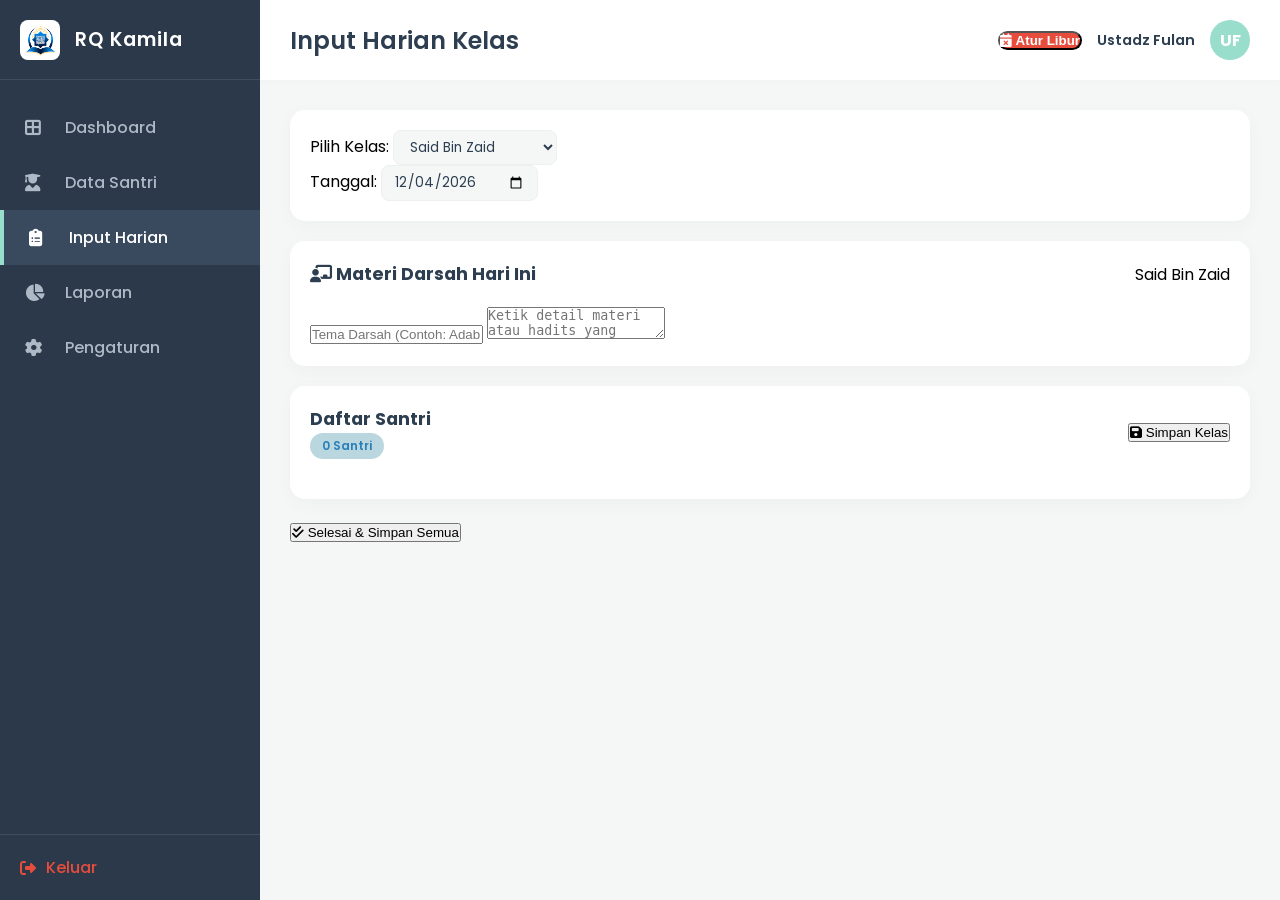
<file: presensi.html>
<!DOCTYPE html>
<html lang="id">
<head>
    <meta charset="UTF-8">
    <meta name="viewport" content="width=device-width, initial-scale=1.0, maximum-scale=1.0, user-scalable=no">
    <meta name="theme-color" content="#2b394a">
    <title>Input Harian - RQ Kamila</title>
    
    <link rel="manifest" href="manifest.json">
    <link rel="preconnect" href="https://fonts.googleapis.com">
    <link rel="preconnect" href="https://fonts.gstatic.com" crossorigin>
    <link href="https://fonts.googleapis.com/css2?family=Poppins:wght@300;400;500;600;700&display=swap" rel="stylesheet">
    <link rel="stylesheet" href="https://cdnjs.cloudflare.com/ajax/libs/font-awesome/6.4.0/css/all.min.css">
    <link rel="stylesheet" href="style.css">
</head>
<body class="admin-layout">

    <aside class="sidebar" id="sidebar">
        <div class="sidebar-brand">
            <img src="logorqkamila.png" alt="Logo" class="brand-logo">
            <span class="brand-text">RQ Kamila</span>
            <button class="close-sidebar" id="closeSidebar"><i class="fas fa-times"></i></button>
        </div>
        
        <ul class="sidebar-menu">
            <li><a href="dashboard.html"><i class="fas fa-border-all"></i> <span>Dashboard</span></a></li>
            <li><a href="data-santri.html"><i class="fas fa-user-graduate"></i> <span>Data Santri</span></a></li>
            <li class="active"><a href="presensi.html"><i class="fas fa-clipboard-list"></i> <span>Input Harian</span></a></li>
            <li><a href="laporan.html"><i class="fas fa-chart-pie"></i> <span>Laporan</span></a></li>
            <li><a href="pengaturan.html"><i class="fas fa-cog"></i> <span>Pengaturan</span></a></li>
        </ul>
        
        <div class="sidebar-bottom">
            <a href="login.html" class="logout-btn"><i class="fas fa-sign-out-alt"></i> <span>Keluar</span></a>
        </div>
    </aside>

    <main class="main-content">
        <header class="topbar">
            <div class="topbar-left">
                <button class="menu-toggle" id="menuToggle"><i class="fas fa-bars"></i></button>
                <h2 class="page-title">Input Harian Kelas</h2>
            </div>
            <div class="topbar-right" style="display: flex; align-items: center; gap: 15px;">
                <button class="btn-save-sm" onclick="document.getElementById('modalAturLibur').style.display='block'" style="background-color: #e74c3c; color: white; border-radius: 20px; font-weight: 600;">
                    <i class="fas fa-calendar-times"></i> Atur Libur
                </button>
                <div class="profile-info">
                    <span class="profile-name">Ustadz Fulan</span>
                    <div class="profile-pic">UF</div>
                </div>
            </div>
        </header>

        <div class="dashboard-wrapper">
            
            <div class="card filter-card">
                <div class="filter-group">
                    <label>Pilih Kelas:</label>
                    <select id="kelasSelect" class="filter-select">
                        <option value="said">Said Bin Zaid</option>
                        <option value="umar">Umar Bin Khattab</option>
                        <option value="utsman">Utsman Bin Affan</option>
                    </select>
                </div>
                <div class="filter-group">
                    <label>Tanggal:</label>
                    <input type="date" id="tanggalInput" class="filter-select date-input">
                </div>
            </div>

            <div class="card darsah-card">
                <div class="card-header">
                    <h4><i class="fas fa-chalkboard-teacher"></i> Materi Darsah Hari Ini</h4>
                    <span class="class-badge" id="darsahBadge">Said Bin Zaid</span>
                </div>
                <div class="darsah-input-group">
                    <input type="text" id="darsahTema" placeholder="Tema Darsah (Contoh: Adab Makan / Kisah Nabi)" class="darsah-tema">
                    <textarea id="darsahInput" placeholder="Ketik detail materi atau hadits yang diajarkan..." rows="2"></textarea>
                </div>
            </div>

            <div class="card">
                <div class="card-header header-with-action">
                    <div>
                        <h4 id="namaKelasTitle">Daftar Santri</h4>
                        <span class="student-count-pill" id="totalSantriPill">0 Santri</span>
                    </div>
                    <button class="btn-save-sm" id="btnSimpanAtas"><i class="fas fa-save"></i> Simpan Kelas</button>
                </div>
                
                <div class="presensi-list" id="presensiContainer">
                    </div>
            </div>

            <div class="save-btn-container">
                <button class="btn-save-all" id="btnSimpanBawah"><i class="fas fa-check-double"></i> Selesai & Simpan Semua</button>
            </div>

        </div>
    </main>

    <div class="sidebar-overlay" id="sidebarOverlay"></div>
    <script src="presensi.js"></script>

    <style>
        .modal-udzur { display: none; position: fixed; z-index: 9999; left: 0; top: 0; width: 100%; height: 100%; background-color: rgba(0,0,0,0.5); backdrop-filter: blur(4px); }
        .modal-udzur-content { background-color: #fff; position: absolute; top: 50%; left: 50%; transform: translate(-50%, -50%); width: 90%; max-width: 420px; border-radius: 16px; padding: 0; box-shadow: 0 10px 30px rgba(0,0,0,0.2); overflow: hidden; font-family: 'Poppins', sans-serif; }
        .modal-udzur-header { background: #fffcfc; border-bottom: 1px solid #f0f0f0; padding: 20px 25px; display: flex; justify-content: space-between; align-items: center; }
        .modal-udzur-header h3 { margin: 0; color: #e74c3c; font-size: 1.15rem; font-weight: 700; display: flex; align-items: center; gap: 10px; }
        .modal-udzur-close { font-size: 1.5rem; color: #bbb; cursor: pointer; line-height: 1; transition: 0.2s; }
        .modal-udzur-close:hover { color: #333; }
        .modal-udzur-body { padding: 25px; }
        
        .udzur-group { margin-bottom: 20px; }
        .udzur-label { display: block; font-size: 0.85rem; font-weight: 600; color: #34495e; margin-bottom: 8px; }
        .udzur-input { width: 100%; padding: 12px 15px; border: 1px solid #e1e5eb; border-radius: 8px; font-family: inherit; font-size: 0.9rem; box-sizing: border-box; background: #fafafa; color: #333; transition: 0.2s; }
        .udzur-input:focus { outline: none; border-color: #e74c3c; background: #fff; box-shadow: 0 0 0 3px rgba(231, 76, 60, 0.1); }
        
        .udzur-toggle { display: flex; background: #f1f2f6; border-radius: 8px; padding: 5px; gap: 5px; }
        .udzur-toggle label { flex: 1; text-align: center; padding: 10px; font-size: 0.85rem; font-weight: 600; color: #7f8c8d; cursor: pointer; border-radius: 6px; transition: 0.3s all ease; }
        .udzur-toggle input { display: none; }
        .udzur-toggle input:checked + label { background: white; color: #e74c3c; box-shadow: 0 2px 6px rgba(0,0,0,0.08); }
        
        .btn-simpan-udzur { width: 100%; background: #e74c3c; color: white; border: none; padding: 14px; border-radius: 8px; font-weight: 600; font-size: 0.95rem; cursor: pointer; margin-top: 10px; transition: 0.3s; }
        .btn-simpan-udzur:hover { background: #c0392b; transform: translateY(-1px); }
    </style>

    <div id="modalAturLibur" class="modal-udzur">
        <div class="modal-udzur-content">
            <div class="modal-udzur-header">
                <h3><i class="fas fa-calendar-times"></i> Atur Libur / Udzur</h3>
                <span class="modal-udzur-close" onclick="document.getElementById('modalAturLibur').style.display='none'">&times;</span>
            </div>
            
            <div class="modal-udzur-body">
                <div class="udzur-group">
                    <label class="udzur-label">Tanggal Libur</label>
                    <input type="date" id="udzurTanggal" class="udzur-input">
                </div>
                
                <div class="udzur-group">
                    <label class="udzur-label">Alasan</label>
                    <select id="udzurAlasan" class="udzur-input">
                        <option value="Ustadz Sakit">Ustadz Sakit</option>
                        <option value="Ustadz Izin">Ustadz Izin (Ada Keperluan)</option>
                        <option value="Libur Nasional">Libur Nasional</option>
                    </select>
                </div>
                
                <div class="udzur-group">
                    <label class="udzur-label">Cakupan Libur</label>
                    <div class="udzur-toggle">
                        <input type="radio" name="udzur_cakupan" id="udzur_semua" value="semua" checked 
                               onchange="document.getElementById('udzurPilihanKelas').style.display='none'">
                        <label for="udzur_semua">Semua Kelas</label>
                        
                        <input type="radio" name="udzur_cakupan" id="udzur_pilih" value="pilih"
                               onchange="document.getElementById('udzurPilihanKelas').style.display='block'">
                        <label for="udzur_pilih">Pilih Kelas</label>
                    </div>
                </div>
                
                <div id="udzurPilihanKelas" style="display: none; background: #fafafa; border: 1px solid #e1e5eb; border-radius: 8px; padding: 15px; margin-bottom: 20px;">
                    <label style="display: block; font-size: 0.85rem; font-weight: 500; margin-bottom: 8px; color: #34495e;">
                        <input type="checkbox" value="Said Bin Zaid" style="margin-right: 8px; transform: scale(1.1);"> Said Bin Zaid
                    </label>
                    <label style="display: block; font-size: 0.85rem; font-weight: 500; color: #34495e;">
                        <input type="checkbox" value="Abu Bakr" style="margin-right: 8px; transform: scale(1.1);"> Abu Bakr
                    </label>
                </div>
                
                <button class="btn-simpan-udzur" onclick="simpanLibur()">Simpan Status Libur</button>
            </div>
        </div>
    </div>

    <script>
        document.getElementById('udzurTanggal').value = new Date().toISOString().split('T')[0];
        function simpanLibur() {
            let btn = document.querySelector('.btn-simpan-udzur');
            btn.innerHTML = '<i class="fas fa-spinner fa-spin"></i> Menyimpan...';
            setTimeout(() => {
                alert("Status libur berhasil disimpan. Sistem tidak akan menghitung hari ini sebagai target kehadiran.");
                document.getElementById('modalAturLibur').style.display = 'none';
                btn.innerHTML = 'Simpan Status Libur';
            }, 800);
        }
    </script>
</body>
</html>
</file>
<file: style.css>
/* =========================================
   VARIABEL WARNA GLOBAL
   ========================================= */
:root {
    --color-blue: #BAD7DF;
    --color-pink: #FFE2E2;
    --color-white: #F6F6F6;
    --color-mint-light: #E1ECE9;
    --color-mint-dark: #99DDCC;
    --color-text-dark: #2C3E50;
    
    --bg-app: #F4F7F6;
    --sidebar-bg: #2b394a;
    --sidebar-hover: #3a4a5e;
    --card-bg: #ffffff;
    --text-main: #2C3E50;
    --text-muted: #7f8c8d;
    --border-color: #ecf0f1;
    --color-orange: #fce4cf;
}

/* =========================================
   RESET & PENGATURAN UMUM
   ========================================= */
* { margin: 0; padding: 0; box-sizing: border-box; }
body { font-family: 'Poppins', sans-serif; }

/* =========================================
   1. GAYA SPLASH SCREEN & LOGIN
   ========================================= */
.splash-container { padding: 2rem; max-width: 400px; display: flex; flex-direction: column; align-items: center; margin: 0 auto; height: 100vh; justify-content: center; text-align: center; background: linear-gradient(135deg, var(--color-white) 0%, var(--color-mint-light) 100%);}
.splash-logo { width: 120px; height: auto; margin-bottom: 1.5rem; opacity: 0; animation: fadeUp 1s ease-out forwards; }
.welcome-title { font-size: 1.5rem; font-weight: 600; color: var(--color-mint-dark); margin-bottom: 0.2rem; opacity: 0; animation: fadeUp 1s ease-out 0.3s forwards; }
.welcome-subtitle { font-size: 1.2rem; font-weight: 500; color: var(--color-text-dark); margin-bottom: 2rem; opacity: 0; animation: fadeUp 1s ease-out 0.5s forwards; }
.motivation-quote { font-size: 0.9rem; font-weight: 300; font-style: italic; color: var(--color-text-dark); line-height: 1.6; opacity: 0; animation: fadeIn 1.5s ease-out 1s forwards; }

.login-body { background: linear-gradient(135deg, var(--color-mint-light) 0%, var(--color-blue) 100%); height: 100vh; display: flex; justify-content: center; align-items: center; }
.login-container { background-color: var(--card-bg); padding: 2.5rem 2rem; border-radius: 20px; box-shadow: 0 10px 30px rgba(0, 0, 0, 0.08); width: 90%; max-width: 400px; text-align: center; animation: fadeIn 0.8s ease-out forwards; }
.login-logo { width: 80px; height: auto; margin-bottom: 1rem; }
.login-title { color: var(--color-mint-dark); font-weight: 600; font-size: 1.5rem; margin-bottom: 0.3rem; }
.login-subtitle { color: var(--text-main); font-size: 0.85rem; margin-bottom: 2rem; opacity: 0.8; }
.login-form { display: flex; flex-direction: column; text-align: left; }
.input-group { margin-bottom: 1.2rem; }
.input-group label { display: block; font-size: 0.85rem; font-weight: 500; color: var(--text-main); margin-bottom: 0.5rem; }
.input-group input { width: 100%; padding: 12px 15px; border: 1px solid var(--border-color); border-radius: 10px; font-family: 'Poppins', sans-serif; font-size: 0.95rem; color: var(--text-main); outline: none; background-color: var(--bg-app); }
.input-group input:focus { border-color: var(--color-mint-dark); background-color: var(--card-bg); box-shadow: 0 0 0 3px rgba(153, 221, 204, 0.2); }
.btn-login { background-color: var(--color-mint-dark); color: white; border: none; padding: 14px; border-radius: 10px; font-size: 1rem; font-weight: 600; cursor: pointer; font-family: 'Poppins', sans-serif; margin-top: 10px; }

/* =========================================
   2. GAYA DASHBOARD ADMIN SAAS
   ========================================= */
.admin-layout { display: flex; height: 100dvh; width: 100vw; background-color: var(--bg-app); overflow: hidden; margin: 0; }

/* MODAL BOX (POP-UP) */
.modal { display: none; position: fixed; z-index: 2000; left: 0; top: 0; width: 100%; height: 100%; background-color: rgba(0,0,0,0.5); backdrop-filter: blur(3px); }
.modal-content { background-color: var(--card-bg); margin: 15% auto; padding: 25px; border-radius: 15px; width: 90%; max-width: 400px; box-shadow: 0 10px 30px rgba(0,0,0,0.2); animation: fadeUp 0.3s ease-out; }
.close-modal { color: var(--text-muted); float: right; font-size: 24px; font-weight: bold; cursor: pointer; }
.close-modal:hover { color: var(--color-pink); }
.modal-title { margin-bottom: 15px; color: var(--text-main); font-size: 1.1rem; border-bottom: 1px solid var(--border-color); padding-bottom: 10px;}
.modal-list { list-style: none; max-height: 250px; overflow-y: auto; }
.modal-list li { padding: 10px 0; border-bottom: 1px dashed var(--border-color); font-size: 0.9rem; color: var(--text-main); }
.modal-list li span { color: var(--text-muted); font-size: 0.8rem; display: block; margin-top: 3px; }

/* SIDEBAR */
.sidebar { width: 260px; background-color: var(--sidebar-bg); color: white; display: flex; flex-direction: column; transition: left 0.3s ease-in-out; z-index: 1000; }
.sidebar-brand { height: 80px; display: flex; align-items: center; padding: 0 20px; border-bottom: 1px solid rgba(255,255,255,0.1); }
.brand-logo { width: 40px; height: 40px; border-radius: 8px; margin-right: 15px; background-color: white; padding: 3px; }
.brand-text { font-size: 1.2rem; font-weight: 600; letter-spacing: 1px; }
.close-sidebar { display: none; background: none; border: none; color: white; font-size: 1.5rem; margin-left: auto; cursor: pointer; }
.sidebar-menu { list-style: none; padding: 20px 0; flex: 1; overflow-y: auto; }
.sidebar-menu li a { display: flex; align-items: center; padding: 15px 25px; color: #aeb9c6; text-decoration: none; font-weight: 500; transition: all 0.3s ease; }
.sidebar-menu li a i { width: 25px; font-size: 1.1rem; margin-right: 15px; }
.sidebar-menu li:hover a, .sidebar-menu li.active a { color: white; background-color: var(--sidebar-hover); border-left: 4px solid var(--color-mint-dark); }
.sidebar-bottom { padding: 20px; border-top: 1px solid rgba(255,255,255,0.1); }
.logout-btn { display: flex; align-items: center; color: #e74c3c; text-decoration: none; font-weight: 500; }
.logout-btn i { margin-right: 10px; }

/* MAIN CONTENT & TOPBAR */
.main-content { flex: 1; display: flex; flex-direction: column; overflow-y: auto; overflow-x: hidden; height: 100%; }
.topbar { height: 80px; min-height: 80px; background-color: var(--card-bg); display: flex; justify-content: space-between; align-items: center; padding: 0 30px; box-shadow: 0 2px 10px rgba(0,0,0,0.02); }
.topbar-left { display: flex; align-items: center; }
.menu-toggle { display: none; background: none; border: none; font-size: 1.5rem; color: var(--text-main); margin-right: 20px; cursor: pointer; }
.page-title { font-size: 1.5rem; font-weight: 600; color: var(--text-main); }
.topbar-right { display: flex; align-items: center; gap: 20px; }
.search-box { position: relative; display: flex; align-items: center; }
.search-box input { padding: 10px 15px 10px 40px; border: 1px solid var(--border-color); border-radius: 20px; background-color: var(--bg-app); outline: none; font-family: inherit; }
.search-box i { position: absolute; left: 15px; color: var(--text-muted); }
.profile-info { display: flex; align-items: center; gap: 15px; }
.profile-name { font-weight: 600; color: var(--text-main); font-size: 0.9rem; }
.profile-pic { width: 40px; height: 40px; border-radius: 50%; background-color: var(--color-mint-dark); color: white; display: flex; align-items: center; justify-content: center; font-weight: bold; }

/* KARTU WIDGET UMUM */
.dashboard-wrapper { padding: 30px; }
.card { background-color: var(--card-bg); border-radius: 15px; box-shadow: 0 5px 20px rgba(0,0,0,0.03); padding: 20px; margin-bottom: 20px; }
.card-header { display: flex; justify-content: space-between; align-items: center; margin-bottom: 20px; }
.card-header h4 { font-size: 1.1rem; color: var(--text-main); }

.chart-header-custom { flex-wrap: wrap; gap: 15px; }
.chart-controls { display: flex; align-items: center; gap: 10px; flex-wrap: wrap; }
.filter-select { padding: 6px 12px; border: 1px solid var(--border-color); border-radius: 8px; font-family: inherit; font-size: 0.85rem; color: var(--text-main); outline: none; background-color: var(--bg-app); cursor: pointer; }
.toggle-group { display: flex; background-color: var(--bg-app); border-radius: 8px; padding: 4px; }
.small-toggle .toggle-btn { padding: 4px 10px; font-size: 0.75rem; }
.toggle-btn { border: none; background: none; padding: 6px 15px; font-size: 0.85rem; border-radius: 6px; cursor: pointer; color: var(--text-muted); font-family: inherit; font-weight: 500; transition: all 0.2s ease; }
.toggle-btn.active { background-color: white; color: var(--color-mint-dark); box-shadow: 0 2px 5px rgba(0,0,0,0.05); }

/* KARTU 4 KOTAK */
.summary-cards { display: grid; grid-template-columns: repeat(4, 1fr); gap: 20px; margin-bottom: 25px; }
.summary-card { display: flex; justify-content: space-between; align-items: center; margin-bottom: 0; position: relative;}
.card-info p { font-size: 0.85rem; color: var(--text-muted); margin-bottom: 5px; }
.card-info h3 { font-size: 1.8rem; color: var(--text-main); }
.card-info h3 span { font-size: 0.9rem; font-weight: normal; color: var(--text-muted); }
.card-icon { width: 50px; height: 50px; border-radius: 12px; display: flex; align-items: center; justify-content: center; font-size: 1.5rem; flex-direction: column;}
.blue-bg { background-color: var(--color-blue); color: #2980b9; }
.mint-bg { background-color: var(--color-mint-light); color: #16a085; }
.pink-bg { background-color: var(--color-pink); color: #c0392b; }
.orange-bg { background-color: var(--color-orange); color: #d35400; }

/* === KOTAK JADWAL (REVISI UKURAN DIPERKECIL AGAR SEIMBANG) === */
.schedule-highlight-card { 
    background-color: var(--card-bg); 
    border: 2px solid var(--color-mint-dark); 
    flex-direction: column;
    align-items: flex-start;
    justify-content: center;
    padding: 12px 18px; /* Padding dikurangi agar tidak terlalu tinggi */
    box-shadow: 0 8px 15px rgba(0,0,0,0.05);
}
.highlight-title { 
    color: var(--text-muted) !important; 
    font-weight: 600; 
    font-size: 0.7rem !important; 
    letter-spacing: 1px;
    margin-bottom: 5px !important;
}
.schedule-highlight-card .status-badge { 
    display: inline-block; 
    padding: 3px 10px; 
    border-radius: 6px; 
    font-size: 0.65rem; 
    font-weight: 600; 
    margin-bottom: 5px;
    text-transform: uppercase;
}
.schedule-highlight-card .status-badge.waiting { background-color: var(--color-mint-light); color: #16a085; }
.schedule-highlight-card .status-badge.starting { background-color: var(--color-orange); color: #d35400; animation: pulse 1.5s infinite; }
.schedule-highlight-card .status-badge.active { background-color: var(--color-pink); color: #c0392b; }
.schedule-highlight-card .status-badge.done { background-color: var(--border-color); color: var(--text-muted); }

.highlight-time { 
    font-size: 1.6rem !important; /* Font jam diperkecil */
    color: var(--color-mint-dark) !important; 
    font-weight: 700;
    margin-bottom: 0px;
    line-height: 1.1;
}
.highlight-class { 
    font-size: 1rem; /* Nama kelas diperkecil */
    color: var(--text-main); 
    font-weight: 600; 
    text-transform: uppercase;
    margin-bottom: 8px;
    line-height: 1.2;
}
.student-count-pill {
    display: inline-flex;
    align-items: center;
    gap: 6px;
    padding: 4px 12px;
    border-radius: 20px;
    background-color: var(--color-blue);
    color: #2980b9;
    font-size: 0.75rem;
    font-weight: 600;
}

/* KOTAK INTERAKTIF MENGULANG */
.interactive-card { cursor: pointer; transition: transform 0.2s ease, box-shadow 0.2s ease; }
.interactive-card:hover { transform: translateY(-3px); box-shadow: 0 8px 15px rgba(0,0,0,0.05); }
.click-hint { position: absolute; bottom: 8px; right: 15px; font-size: 0.6rem; color: var(--color-pink); font-style: italic;}

/* GRID BAWAH (GRAFIK, LIST) */
.content-grid { display: grid; grid-template-columns: 2fr 1fr; gap: 25px; }
.chart-container, .pie-container { position: relative; height: 300px; width: 100%; }
.pie-container { height: 250px; }

/* === SANTRI TERAKTIF (REVISI JARAK KELAS) === */
.active-item { display: flex; align-items: flex-start; padding: 12px 0; border-bottom: 1px solid var(--border-color); }
.active-item:last-child { border-bottom: none; }
.active-avatar { width: 40px; height: 40px; border-radius: 50%; background-color: var(--color-blue); color: #2c3e50; display: flex; align-items: center; justify-content: center; font-weight: bold; margin-right: 12px; flex-shrink: 0;}
.active-details { flex: 1; }
/* Revisi: Menyatukan nama dan badge kelas ke kiri, menjauhi skor di kanan */
.active-details h5 { 
    color: var(--text-main); 
    font-size: 0.95rem; 
    margin-bottom: 3px; 
    display: flex; 
    align-items: center;
    justify-content: flex-start; /* Dirapatkan ke kiri */
    gap: 10px; /* Jarak antara Nama dan Label Kelas */
}
.class-tag { font-size: 0.65rem; background-color: var(--color-mint-light); color: #16a085; padding: 2px 6px; border-radius: 8px; font-weight: 500;}
.active-details p { color: var(--text-muted); font-size: 0.75rem; margin-bottom: 2px;}
.active-details p i { width: 15px; color: var(--color-mint-dark);}
.score { font-size: 0.85rem; font-weight: 600; color: #16a085; }

/* === TIMELINE RIWAYAT (REVISI KERAPIAN GARIS & TITIK) === */
.timeline-container { 
    position: relative; 
    padding-left: 15px; /* Ruang untuk teks menjauhi garis */
    border-left: 2px solid var(--border-color); /* Garis lurus utama */
    margin-left: 10px; /* Geser seluruh block ke kanan sedikit */
    margin-top: 10px;
}
.timeline-item { position: relative; padding-bottom: 25px; }
.timeline-item:last-child { padding-bottom: 0; }
/* Pengaturan Titik Bulat agar pas di tengah garis */
.timeline-item::before { 
    content: ''; 
    position: absolute; 
    left: -22px; /* Posisi Titik menarik ke kiri tepat di atas garis */
    top: 4px; 
    width: 12px; 
    height: 12px; 
    border-radius: 50%; 
    background-color: var(--color-mint-dark); 
    box-shadow: 0 0 0 3px var(--card-bg); /* Garis putih semu mengelilingi titik */
}
/* Mempercantik tampilan jam */
.timeline-time { 
    font-size: 0.75rem; 
    color: var(--text-main); 
    font-weight: 700; 
    margin-bottom: 5px; 
    display: inline-block; 
    background-color: var(--color-mint-light); 
    padding: 2px 8px; 
    border-radius: 12px;
}
.timeline-content h5 { font-size: 0.95rem; color: var(--text-main); margin-bottom: 2px; font-weight: 600;}
.timeline-content p { font-size: 0.8rem; color: var(--text-muted); line-height: 1.4; }

/* ANIMASI & RESPONSIVE */
@keyframes fadeUp { from { opacity: 0; transform: translateY(20px); } to { opacity: 1; transform: translateY(0); } }
@keyframes fadeIn { from { opacity: 0; } to { opacity: 1; } }
@keyframes pulse { 0% { opacity: 1; } 50% { opacity: 0.6; } 100% { opacity: 1; } }

.sidebar-overlay { display: none; position: fixed; top: 0; left: 0; right: 0; bottom: 0; background: rgba(0,0,0,0.6); z-index: 998; }

@media (max-width: 1024px) {
    .summary-cards { grid-template-columns: repeat(2, 1fr); }
    .content-grid { grid-template-columns: 1fr; }
}
@media (max-width: 768px) {
    .sidebar { position: fixed; top: 0; left: -280px; height: 100%; width: 260px; z-index: 999; }
    .sidebar.show { left: 0; }
    .sidebar-overlay.show { display: block; }
    .menu-toggle { display: block; }
    .sidebar-brand { justify-content: space-between; }
    .close-sidebar { display: block; padding-right: 10px; }
    
    .summary-cards { grid-template-columns: repeat(2, 1fr); gap: 12px; } 
    .summary-card { padding: 15px; flex-direction: column-reverse; align-items: flex-start; justify-content: center; }
    
    .schedule-highlight-card { align-items: flex-start !important; text-align: left !important; flex-direction: column !important; padding: 15px !important;}
    
    .summary-card .card-icon { width: 40px; height: 40px; font-size: 1.2rem; margin-bottom: 12px; border-radius: 10px; }
    .summary-card .card-info p { font-size: 0.75rem; margin-bottom: 4px; line-height: 1.2; }
    .summary-card .card-info h3 { font-size: 1.4rem; }
    .summary-card .card-info h3 span { font-size: 0.75rem; }
    .click-hint { display: none; }
    
    .topbar-right .search-box { display: none; }
    .topbar { padding: 0 15px; }
    .dashboard-wrapper { padding: 15px; }
    .chart-container, .pie-container { width: 100%; max-width: 100vw; }
    .content-grid { gap: 15px; }
}
</file>
